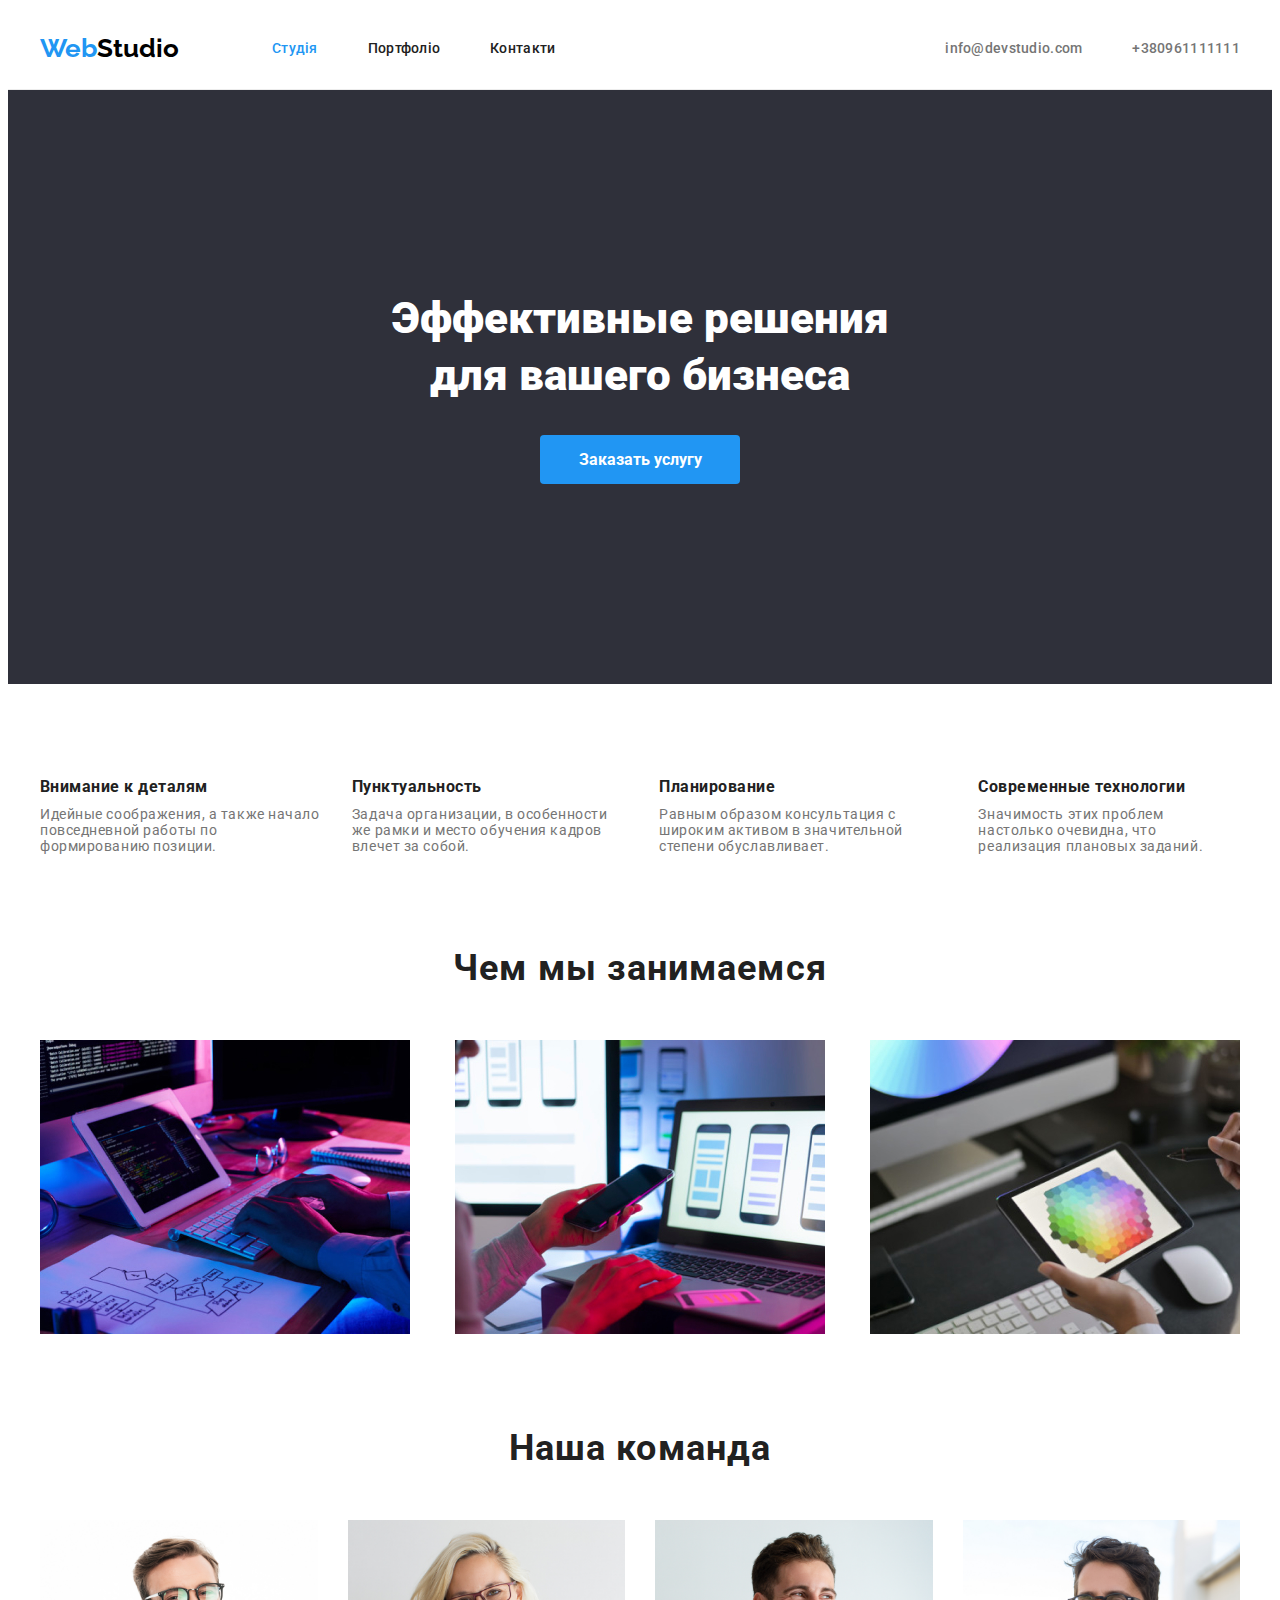
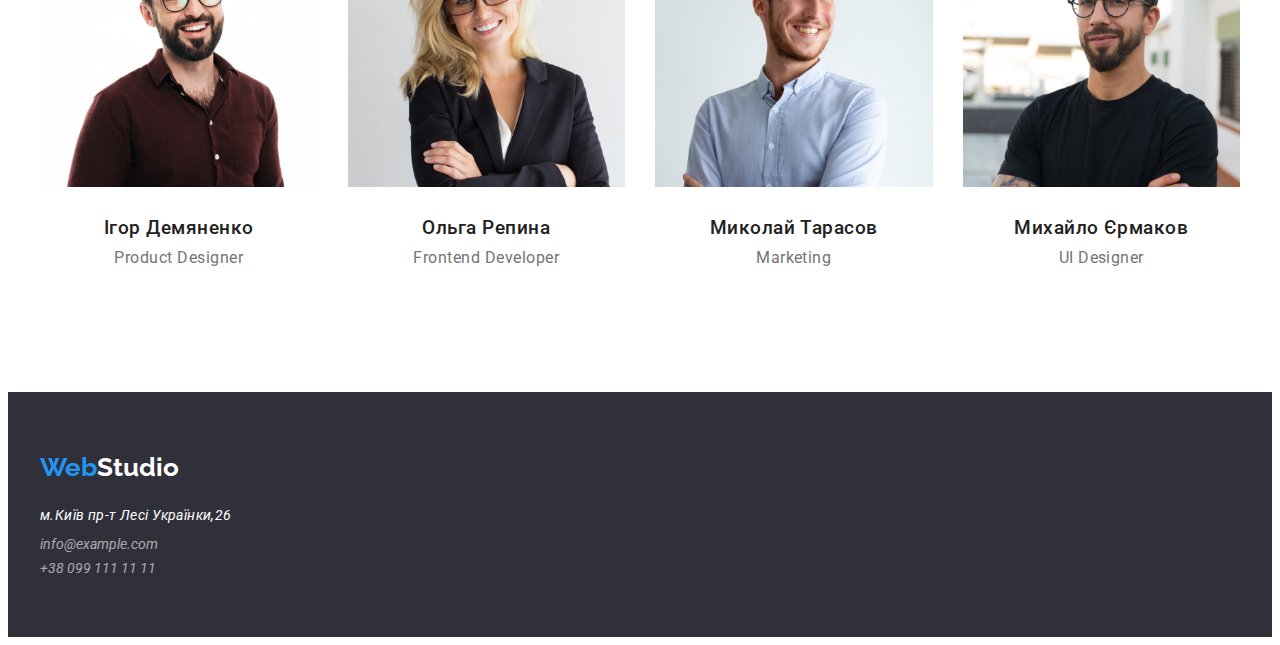
<file: index.html>
<!DOCTYPE html>
<html lang="ru">

<head>
    <meta charset="UTF-8">
    <meta http-equiv="X-UA-Compatible" content="IE=edge">
    <meta name="viewport" content="width=device-width, initial-scale=1.0">
    <link rel="stylesheet" href="https://cdnjs.cloudflare.com/ajax/libs/modern-normalize/1.1.0/modern-normalize.min.css"
        integrity="sha512-wpPYUAdjBVSE4KJnH1VR1HeZfpl1ub8YT/NKx4PuQ5NmX2tKuGu6U/JRp5y+Y8XG2tV+wKQpNHVUX03MfMFn9Q=="
        crossorigin="anonymous" referrerpolicy="no-referrer" />
    <link rel=“preconnect” href=“https://fonts.gstatic.com”>
    <link rel="preconnect" href="https://fonts.googleapis.com">
    <link rel="preconnect" href="https://fonts.gstatic.com" crossorigin>
    <link
        href="https://fonts.googleapis.com/css2?family=Raleway:wght@700&family=Roboto:wght@400;500;700;900&display=swap"
        rel="stylesheet">
    <title>WebStudio</title>
    <link rel="stylesheet" href="./css/styles.css">
</head>

<body>
    <!--Шапка сторінки-->
    <header class="header">
        <div class="container container-nav">
            <a href="" class="logo logo-header"><span class="web">Web</span>Studio</a>
            <!---Навігація-->
            <nav>
                <ul class="site-nav list">
                    <li class="site-nav-item">
                        <a class="studio-primary " href="">Студія</a>
                    </li>
                    <li class="site-nav-item">
                        <a href="./portfolio.html" class="link">Портфоліо</a>
                    </li>
                    <li class="site-nav-item">
                        <a href="" class="link">Контакти</a>
                    </li>
                </ul>
            </nav>
                <ul class="contacts list">
                    <li class="contacts-item">
                        <a class="contacts-link" href="mailto:info@devstudio.com  ">info@devstudio.com</a>
                    </li>
                    <li class="contacts-item" >
                        <a class="contacts-link" href="tel:+380961111111 ">+380961111111</a>
                    </li>
                </ul>
        </div>
    </header>
</body>
    <main>
        <!--Рішення для бізнесу-->
        <section class="section-article">
                <div class="container">
                    <h1 class="article">Эффективные решения <br> для вашего бизнеса</h1>
                    <button type="button" class="article-button">Заказать услугу</button>
                </div>
        </section>
        <!--Самі рішення-->
        <section class="section">
            <div class="container">
                <h2 hidden>Рішення</h2>
                <ul class="list solutions">
                    <li class="solutions-item">
                        <h3 class="article-title accent">Внимание к деталям</h3>
                        <p class="content">
                            Идейные соображения, а также начало повседневной работы по формированию позиции.
                        </p>
                    </li>
                    <li class="solutions-item">
                        <h3 class="article-title accent">Пунктуальность</h3>
                        <p class="content">
                            Задача организации, в особенности же рамки и место обучения кадров влечет за собой.
                        </p>
                    </li>
                    <li class="solutions-item">
                        <h3 class="article-title accent">Планирование</h3>
                        <p class="content">
                            Равным образом консультация с широким активом в значительной степени обуславливает.
                        </p>
                    </li>
                    <li class="solutions-item">
                        <h3 class="article-title accent">Современные технологии</h3>
                        <p class="content">
                            Значимость этих проблем настолько очевидна, что реализация плановых заданий.
                        </p>
                    </li>
                </ul>
            </div>
        </section>
        <!--Чим ми займаємось-->
        <section class="section">
            <div class="container">
                <h2 class="work-article accent primary">Чем мы занимаемся</h2>
                <ul class="list work-list">
                    <li class="item-work">
                        <img  src="./img/img.jpg" alt="Людина набирає текст на клавіатурі" width="370" height="294">
                    </li>
                    <li class="item-work">
                        <img src="./img/img(1).jpg" alt="Людина тримає телефон і рука лежить на клавіатурі ноутбука"
                            width="370" height="294">
                    </li>
                    <li class="item-work">
                        <img src="./img/img(2).jpg" alt="Людина працює з планшетом" width="370" height="294">
                    </li>
                </ul>
            </div>

        </section>
        <!--Наша команда-->
        <section class="section">
            <div class="container">
                <h2 class="team-article accent primary">Наша команда</h2>
                <ul class="team list">
                    <li class="team-item">
                        <img src="./img/img(3).jpg" alt="Фото чоловіка в окулярах" width="270" height="260">
                        <div class="igor">
                            <h3 class="teammate ">Ігор Демяненко</h3>
                            <p class="person-work igor-work ">Product Designer</p>
                        </div>
                    </li>
                    <li class="team-item">
                        <img src="./img/img(4).jpg" alt="Жінка" width="270" height="260">
                        <div class="olga">
                            <h3 class="teammate">Ольга Репина</h3>
                            <p class="person-work olga-work">Frontend Developer</p>
                        </div>
                    </li>
                    <li class="team-item">
                        <img src="./img/img(5).jpg" alt="Чоловік в блій рубашці" width="270" height="260">
                        <div class="mikola">
                            <h3 class="teammate">Миколай Тарасов</h3>
                            <p class="person-work mikola-work">Marketing</p>
                        </div>
                    </li>
                    <li class="team-item">
                        <img src="./img/img(6).jpg" alt="Чоловік в чорній футболці і окулярах" width="270" height="260">
                        <div class="mix">
                            <h3 class="teammate ">Михайло Єрмаков</h3>
                            <p class="person-work mix-work">UI Designer</p>
                        </div>
                    </li>
                </ul>
            </div>
        </section>
    </main>
    <!--Футер-->
    <footer class="footer">
        <div class="container">
            <a href="" class="logo footer-logo logo-zero"><span class="web">Web</span><span class="studio">Studio</span></a>
            <address>
                <ul class="contacts-footer list ">
                    <li class="address footer-item">м.Київ пр-т Лесі Українки,26</li>
                    <li class="footer-nav contacts-item footer-item"><a class="link-color contacts-link-footer" href="mailto:info@example.com">info@example.com</a></li>
                    <li class="footer-nav contacts-item footer-item"><a class="link-color contacts-link-footer" href="tel:+380991111111">+38 099 111 11 11</a></li>
                </ul>
            </address>
        </div>
    </footer>

</body>

</html>
</file>
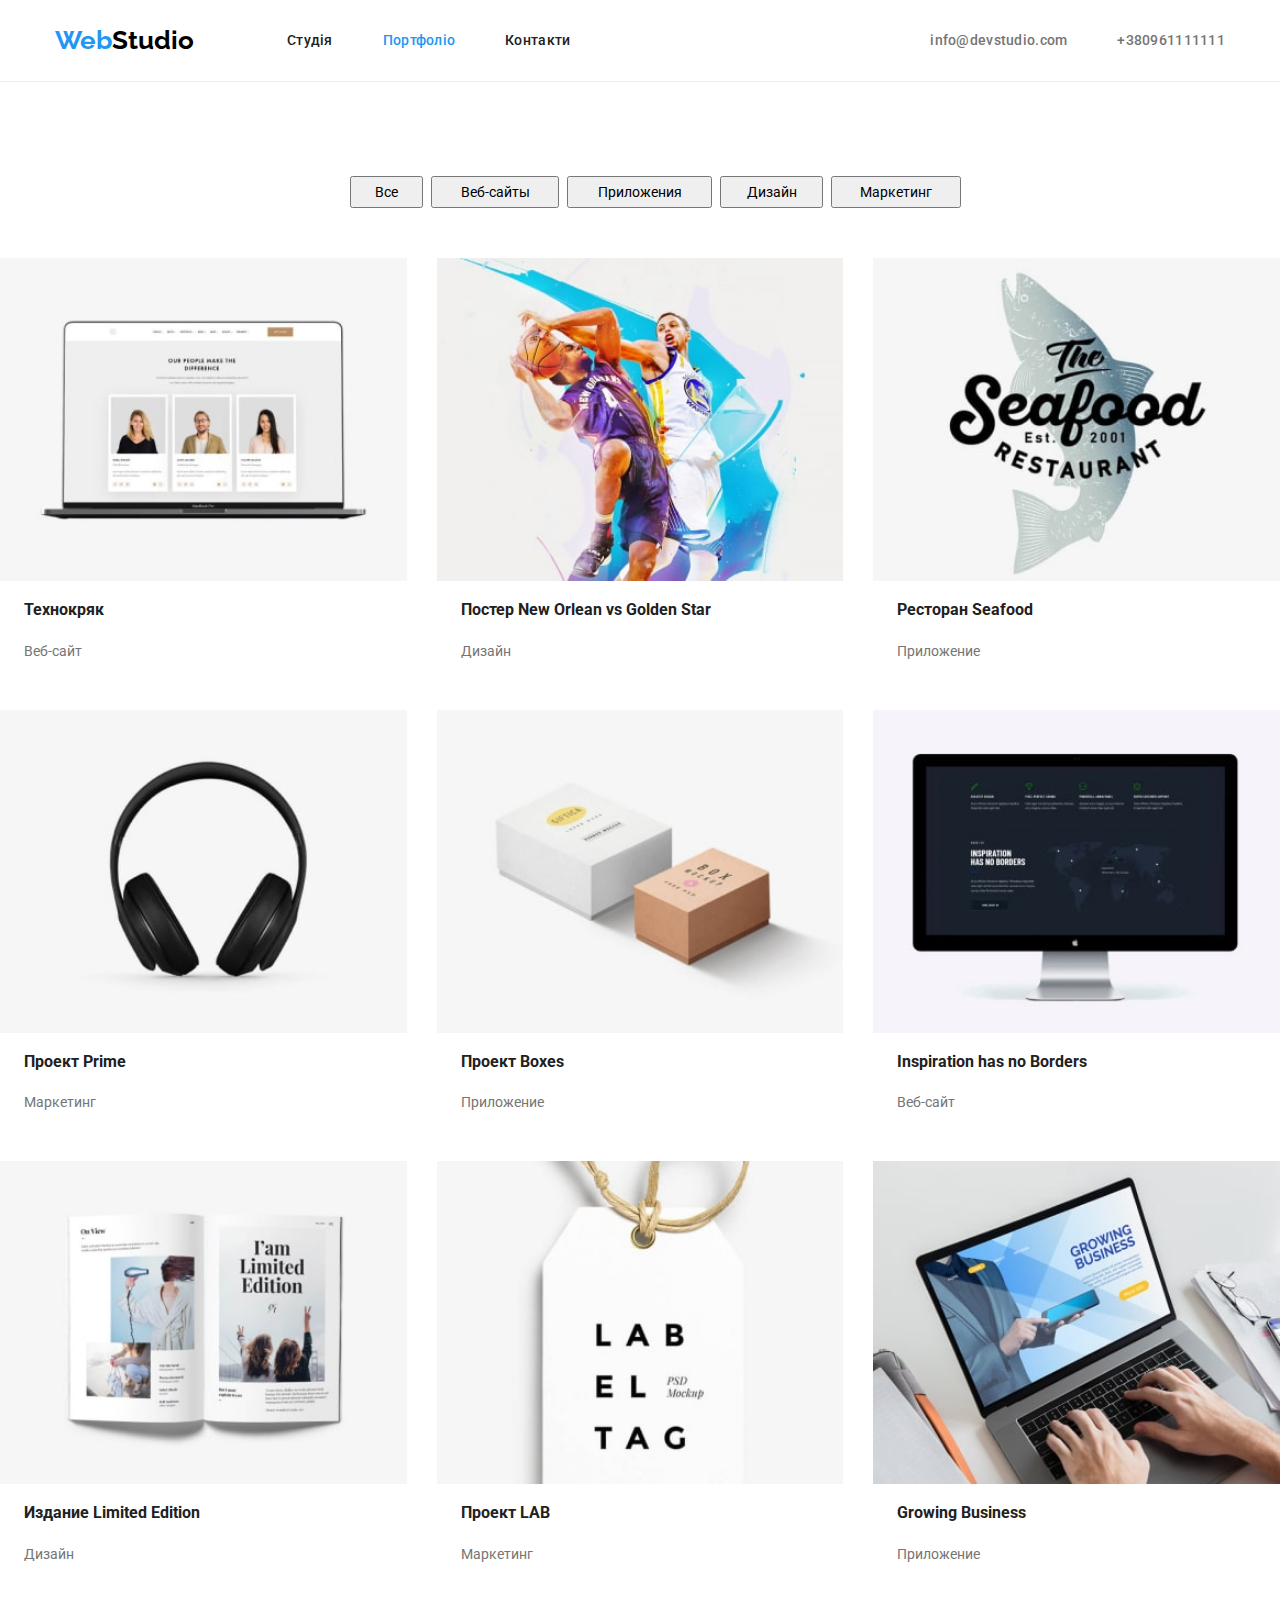
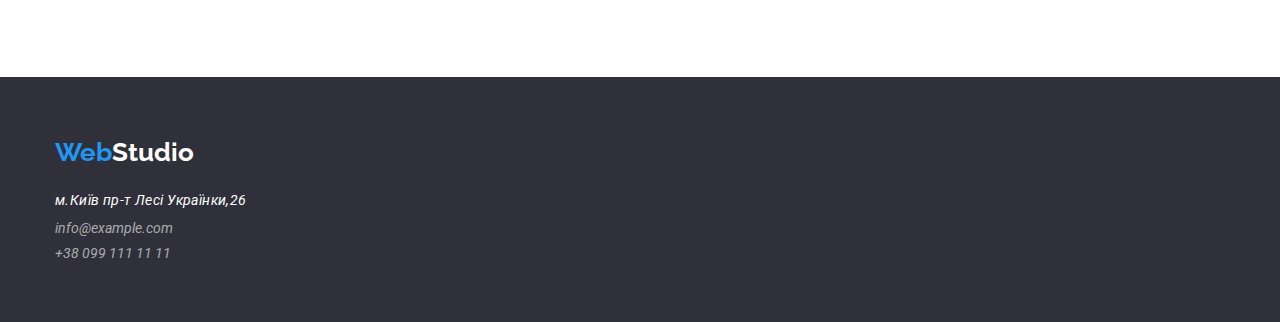
<file: portfolio.html>
<!DOCTYPE html>
<html lang="ru">

<head>
    <meta charset="UTF-8">
    <meta http-equiv="X-UA-Compatible" content="IE=edge">
    <meta name="viewport" content="width=device-width, initial-scale=1.0">
    <link rel="stylesheet" href="https://cdnjs.cloudflare.com/ajax/libs/modern-normalize/1.1.0/modern-normalize.min.css"
        integrity="sha512-wpPYUAdjBVSE4KJnH1VR1HeZfpl1ub8YT/NKx4PuQ5NmX2tKuGu6U/JRp5y+Y8XG2tV+wKQpNHVUX03MfMFn9Q=="
        crossorigin="anonymous" referrerpolicy="no-referrer" />
    <link rel="stylesheet" href="https://cdnjs.cloudflare.com/ajax/libs/modern-normalize/1.1.0/modern-normalize.css"
        integrity="sha512-Y0MM+V6ymRKN2zStTqzQ227DWhhp4Mzdo6gnlRnuaNCbc+YN/ZH0sBCLTM4M0oSy9c9VKiCvd4Jk44aCLrNS5Q=="
        crossorigin="anonymous" referrerpolicy="no-referrer" />
    <link rel=“preconnect” href=“https://fonts.gstatic.com”>
    <link rel="preconnect" href="https://fonts.googleapis.com">
    <link rel="preconnect" href="https://fonts.gstatic.com" crossorigin>
    <link
        href="https://fonts.googleapis.com/css2?family=Raleway:wght@700&family=Roboto:wght@400;500;700;900&display=swap"
        rel="stylesheet">
    <title>Портфоліо</title>
    <link rel="stylesheet" href="./css/styles.css">
</head>

<body>
    <!--Шапка сторінки-->
    <header class="header">
        <div class="container container-nav">
            <a href="" class="logo logo-header"><span class="web">Web</span>Studio</a>
                <!---Навігація-->
                <nav>
                    <ul class="site-nav list">
                        <li class="site-nav-item">
                            <a href="./index.html" class="link item">Студія</a>
                        </li>
                        <li class="site-nav-item">
                            <a href="" class="portfolio-primary item">Портфоліо</a>
                        </li>
                        <li class="site-nav-item">
                            <a href="" class="link item">Контакти</a>
                        </li>
                    </ul>
                </nav>
                    <ul class="contacts list">
                        <li class="contacts-item">
                            <a class="contacts-link" href="mailto:info@devstudio.com" class="link-nav">info@devstudio.com</a>
                        </li>
                        <li class="contacts-item">
                            <a class="contacts-link" href="tel:+380961111111" class="link-nav">+380961111111</a>
                        </li>
                    </ul>
            </div>
    </header>
    <!-- фільтри -->
    <main>
        <section class="section">
            <div class="container">
                <!-- <h1>контент</h1> -->
                <ul class="filters list">
                    <li class="filters-item">
                        <button type="button" class="btn-all all-btn">Все</button>
                    </li>
                    <li class="filters-item">
                        <button type="button" class="btn-website all-btn">Веб-сайты</button>
                    </li>
                    <li class="filters-item">
                        <button type="button" class="btn-apps all-btn">Приложения</button>
                    </li>
                    <li class="filters-item">
                        <button type="button" class="btn-design all-btn">Дизайн</button>
                    </li>
                    <li class="filters-item">
                        <button type="button" class="btn-marketing all-btn">Маркетинг</button>
                    </li>
                </ul>
            </div>
        </section>
                <!-- <h2>вибір контенту</h2> -->
                    <ul class="list list-content flex-section">
                        <li class="first-section">
                            <a href="">
                                <img src="./css/img.css/img-min.jpg" alt=" ноутбук" weight="370" height="294">
                                <!-- <p>Технокряк это современная площадка распространения коронавируса. Компании используют эту
                                    платформу для цифрового
                                    шпионажа и атак на защищённые сервера конкурентов.
                                </p> -->
                                <div class="first-section-container">
                                    <h3 class="first-section-title">Технокряк</h3>
                                    <p class="description">Веб-сайт</p>
                                </div>
                            </a>
                        </li>
                        <li class="first-section">
                            <a href="">
                                <img src="./css/img.css/img(1)-min.jpg" alt="баскетболісти" weight="370" height="294">
                                <!-- <p>Технокряк это современная площадка распространения коронавируса. Компании используют эту
                                    платформу для цифрового
                                    шпионажа и атак на защищённые сервера конкурентов.
                                </p> -->
                                <div class="first-section-container">
                                    <h3 class="first-section-title">Постер New Orlean vs Golden Star</h3>
                                    <p class="description">Дизайн</p>
                                </div>
                            </a>
                        </li>
                        <li class="first-section">
                            <a href="">
                                <img src="./css/img.css/img(2)-min.jpg" alt="логотип ресторану" weight="370" height="294">
                                <!-- <p>Технокряк это современная площадка распространения коронавируса. Компании используют эту
                                    платформу для цифрового
                                    шпионажа и атак на защищённые сервера конкурентов.
                                </p> -->
                                <div class="first-section-container">
                                    <h3 class="first-section-title">Ресторан Seafood</h3>
                                    <p class="description">Приложение</p>
                                </div>
                            </a>
                        </li>
                        <li class="first-section">
                            <a href="">
                                <img src="./css/img.css/img(3)-min.jpg" alt="наушники" weight="370" height="294">
                                <!-- <p>Технокряк это современная площадка распространения коронавируса. Компании используют эту
                                    платформу для цифрового
                                    шпионажа и атак на защищённые сервера конкурентов.
                                </p> -->
                                <div class="first-section-container">
                                    <h3 class="first-section-title">Проект Prime</h3>
                                    <p class="description">Маркетинг</p>
                                </div>
                            </a>
                        </li>
                        <li class="first-section">
                            <a href="">
                                <img src="./css/img.css/img(4)-min.jpg" alt="коробки" weight="370" height="294">
                                <!-- <p>Технокряк это современная площадка распространения коронавируса. Компании используют эту
                                    платформу для цифрового
                                    шпионажа и атак на защищённые сервера конкурентов.
                                </p> -->
                                <div class="first-section-container">
                                    <h3 class="first-section-title">Проект Boxes</h3>
                                    <p class="description">Приложение</p>
                                </div>
                            </a>
                        </li>
                        <li class="first-section">
                            <a href="">
                                <img src="./css/img.css/img(5)-min.jpg" alt="монітор" weight="370" height="294">
                                <!-- <p>Технокряк это современная площадка распространения коронавируса. Компании используют эту
                                    платформу для цифрового
                                    шпионажа и атак на защищённые сервера конкурентов.
                                </p> -->
                                <div class="first-section-container">
                                    <h3 class="first-section-title">Inspiration has no Borders</h3>
                                    <p class="description">Веб-сайт</p>
                                </div>
                            </a>
                        </li>
                        <li class="first-section">
                            <a href="">
                                <img src="./css/img.css/img(6)-min.jpg" alt="книга" weight="370" height="294">
                                <!-- <p>Технокряк это современная площадка распространения коронавируса. Компании используют эту
                                    платформу для цифрового
                                    шпионажа и атак на защищённые сервера конкурентов.
                                </p> -->
                                <div class="first-section-container">
                                    <h3 class="first-section-title">Издание Limited Edition</h3>
                                    <p class="description">Дизайн</p>
                                </div>
                            </a>
                        </li>
                        <li class="first-section">
                            <a href=""><img src="./css/img.css/img(7)-min.jpg" alt="картка на шнурку" weight="370" height="294">
                                <!-- <p>Технокряк это современная площадка распространения коронавируса. Компании используют эту
                                    платформу для цифрового
                                    шпионажа и атак на защищённые сервера конкурентов.
                                </p> -->
                                <div class="first-section-container">
                                    <h3 class="first-section-title">Проект LAB</h3>
                                    <p class="description">Маркетинг</p>
                                </div>
                            </a>
                        </li>
                        <li class="first-section">
                            <a href="">
                                <img src="./css/img.css/img(8)-min.jpg" alt="руки,ноутбук,бумаги" weight="370" height="294">
                                <!-- <p>Технокряк это современная площадка распространения коронавируса. Компании используют эту
                                    платформу для цифрового
                                    шпионажа и атак на защищённые сервера конкурентов.
                                </p> -->
                                <div class="first-section-container">
                                    <h3 class="first-section-title">Growing Business</h3>
                                    <p class="description">Приложение</p>
                                </div>
                            </a>
                        </li>
                    </ul>
    </main>
    <!-- footer -->
    <footer class="footer">
        <div class="container">
            <a href="" class="logo footer-logo logo-zero"><span class="web">Web</span><span class="studio">Studio</span></a>
            <address>
                <ul class="contacts-footer list ">
                    <li class="address footer-item">м.Київ пр-т Лесі Українки,26</li>
                    <li class="footer-nav contacts-item footer-item"><a class="link-color contacts-link-footer"
                            href="mailto:info@example.com">info@example.com</a></li>
                    <li class="footer-nav contacts-item footer-item"><a class="link-color contacts-link-footer"
                            href="tel:+380991111111">+38 099 111 11 11</a></li>
                </ul>
            </address>
        </div>
    </footer>
</body>

</html>
</file>
<file: css/styles.css>
/* primary-text-color #212121;
title-text-color  #757575;
accent-color #2196F3;
primary-bg-color #FFFFFF; 
cecondary-bg-color  #E5E5E5; */
:root {
  --pimary-text-color: #212121;
  --title-text-color: #757575;
  --accent-color: #2196f3;
  --primary-bg-color: #ffffff;
  --cecondary-bg-color: #e5e5e5;
}
body {
  background-color: var(--primary-bg-color);
  color: var(--primary-text-color);
  font-family: Roboto, sans-serif;
  font-size: 14px;
  line-height: 1.13;
}

h1,
h2,
h3,
p {
  margin: 0;
  padding: 0;
}
img {
  display: block;
  width: 100%;
  height: auto;
}
/* шапка сторінки */
.header .container-nav {
  display: flex;
  align-items: center;
}
.header {
  border-bottom: 1px solid #ececec;
}
.container {
  width: 1200px;
  padding: 0 15px;
  margin: 0 auto;
}
.site-nav {
  display: flex;
}
.site-nav-item {
  display: flex;
  margin-right: 50px;
}
.site-nav-item:last-child {
  margin-right: 0;
}
.contacts-item {
  margin-right: 50px;
}
.contacts-item:not(:first-child) {
  margin-right: 0;
}

.contacts {
  display: flex;
  margin-left: auto;
}
.logo {
  color: #000;
  font-family: Raleway;
  font-weight: 700;
  font-size: 26px;
  line-height: 1.2;
  text-decoration: none;
  margin-right: 93px;
}
.logo-header {
  padding: 25px 0px 25px 0px;
}
.web {
  color: var(--accent-color);
}
.list {
  list-style: none;
  margin: 0;
  padding: 0;
}
/* навігація */
.site-nav,
.contacts {
  font-weight: 500;
  letter-spacing: 0.02em;
  margin-left: auto;
}
.link-color {
  color: rgba(255, 255, 255, 0.6);
  text-decoration: none;
}
.studio-primary,
.link,
.portfolio-primary,
.contacts-item {
  text-decoration: none;
}
.studio-primary {
  color: var(--accent-color);
  margin-top: 32px;
  margin-bottom: 32px;
}
.site-nav :hover,
.site-nav :focus {
  color: var(--accent-color);
}

.link {
  color: var(--pimary-text-color);
  margin-top: 32px;
  margin-bottom: 32px;
}
.contacts :hover,
.contacts:focus {
  color: var(--accent-color);
}
.contacts-link {
  padding-top: 24px;
  padding-bottom: 24px;
  color: #757575;
  text-decoration: none;
}

/* рішення для бізнесу */
.article {
  color: var(--primary-bg-color);

  font-weight: 900;
  font-size: 44px;
  line-height: 1.3;
}
.section-article {
  background: #2f303a;
  padding: 200px 0;
  text-align: center;
}
.article,
.work-article,
.team-article {
  text-align: center;
}
.article-button {
  cursor: pointer;
  color: var(--primary-bg-color);
  background-color: var(--accent-color);
  border-radius: 4px;
  min-width: 200px;
  margin-top: 30px;
  padding: 10px 32px;
  font-weight: bold;
  font-size: 16px;
  line-height: 1.87;
  border: none;
  font-family: inherit;
}
/* рішення */
.section {
  padding-top: 94px;
}
.accent {
  color: var(--pimary-text-color);
  font-weight: bold;
  letter-spacing: 0.03em;
}
.solutions-item:not(:last-child) {
  margin-right: 30px;
}
.solutions {
  display: flex;
}
.content {
  color: var(--title-text-color);
  letter-spacing: 0.04em;
  margin-top: 10px;
}
/* чим ми займаємось */
.primary {
  font-size: 36px;
  line-height: 1.16;
  margin-left: 0 auto;
  margin-right: 0 auto;
}
.work-list {
  display: flex;
  margin-top: 50px;
}
.item-work:not(:first-child) {
  margin-left: auto;
}
/* наша команда */
.team {
  display: flex;
  margin-bottom: 94px;
  margin-top: 50px;
  font-size: 16px;
  line-height: 1.18;
  letter-spacing: 0.03em;
}
.team-article {
  margin: 0 auto;
}
.team-item:not(:last-child) {
  margin-right: 30px;
}
.teammate {
  color: var(--pimary-text-color);
  font-weight: 500;
}
.igor {
  padding: 30px 0;
  text-align: center;
}
.igor-work {
  margin: 0;
  margin-top: 10px;
}
.olga {
  padding: 30px 0;
  text-align: center;
}
.olga-work {
  margin: 0;
  margin-top: 10px;
}
.mikola {
  padding: 30px 0;
  text-align: center;
}
.mikola-work {
  margin: 0;
  margin-top: 10px;
}
.mix {
  padding: 30px 0;
  text-align: center;
}
.mix-work {
  margin: 0;
  margin-top: 10px;
}
.person-work {
  color: var(--title-text-color);
}
/* футер */
.address {
  line-height: 1.74;
  letter-spacing: 0.03em;
  padding-top: 20px;
  color: var(--primary-bg-color);
}
.contacts-link-footer:hover,
.contacts-link-footer:focus {
  color: var(--accent-color);
}
.footer-item {
  color: var(--primary-bg-color);
  margin-bottom: 9px;
  padding-top: 0;
}
.footer-item:last-child {
  margin: 0;
}
.footer {
  background-color: #2f303a;
  padding: 60px 0;
}
.footer-logo {
  display: flex;
  margin-bottom: 20px;
}

.studio {
  color: var(--primary-bg-color);
}
/* --------портфоліо сторінка-------- */
.portfolio-primary {
  color: var(--accent-color);
  margin-top: 32px;
  margin-bottom: 32px;
}
/* фільтри */
.all-btn:hover,
.all-btn:focus {
  cursor: pointer;
  background-color: var(--accent-color);
  color: var(--primary-bg-color);
  box-shadow: 0px 3px 1px rgba(0, 0, 0, 0.1), 0px 1px 2px rgba(0, 0, 0, 0.08),
    0px 2px 2px rgba(0, 0, 0, 0.12);
  border-radius: 4px;
  border: transparent;
}
.filters-item:not(:last-child) {
  margin-right: 8px;
}
.filters {
  display: flex;
  margin-left: 295px;
}
.btn-all {
  min-width: 73px;
  padding: 6px 22px;
}
.btn-website {
  min-width: 128px;
  padding: 6px 22px;
}
.btn-apps {
  min-width: 145px;
  padding: 6px 22px;
}
.btn-design {
  min-width: 103px;
  padding: 6px 22px;
}
.btn-marketing {
  width: 130px;
  padding: 6px 22px;
}
.list-content {
  padding-top: 50px;
  padding-bottom: 94px;
}
.flex-section {
  display: flex;
  flex-wrap: wrap;
}
.first-section {
  width: 370px;
  margin-right: 30px;
  margin-bottom: 30px;
  width: calc((100% - 60px) / 3);
}
.first-section:nth-child(3n) {
  margin-right: 0;
}
.first-section:nth-last-child(-n + 3) {
  margin-bottom: 0;
}
.first-section-container {
  padding: 20px 24px;
}
.first-section-title {
  color: var(--pimary-text-color);
  margin-bottom: 24px;
}
.description {
  color: var(--title-text-color);
}
a {
  text-decoration: none;
}
</file>
